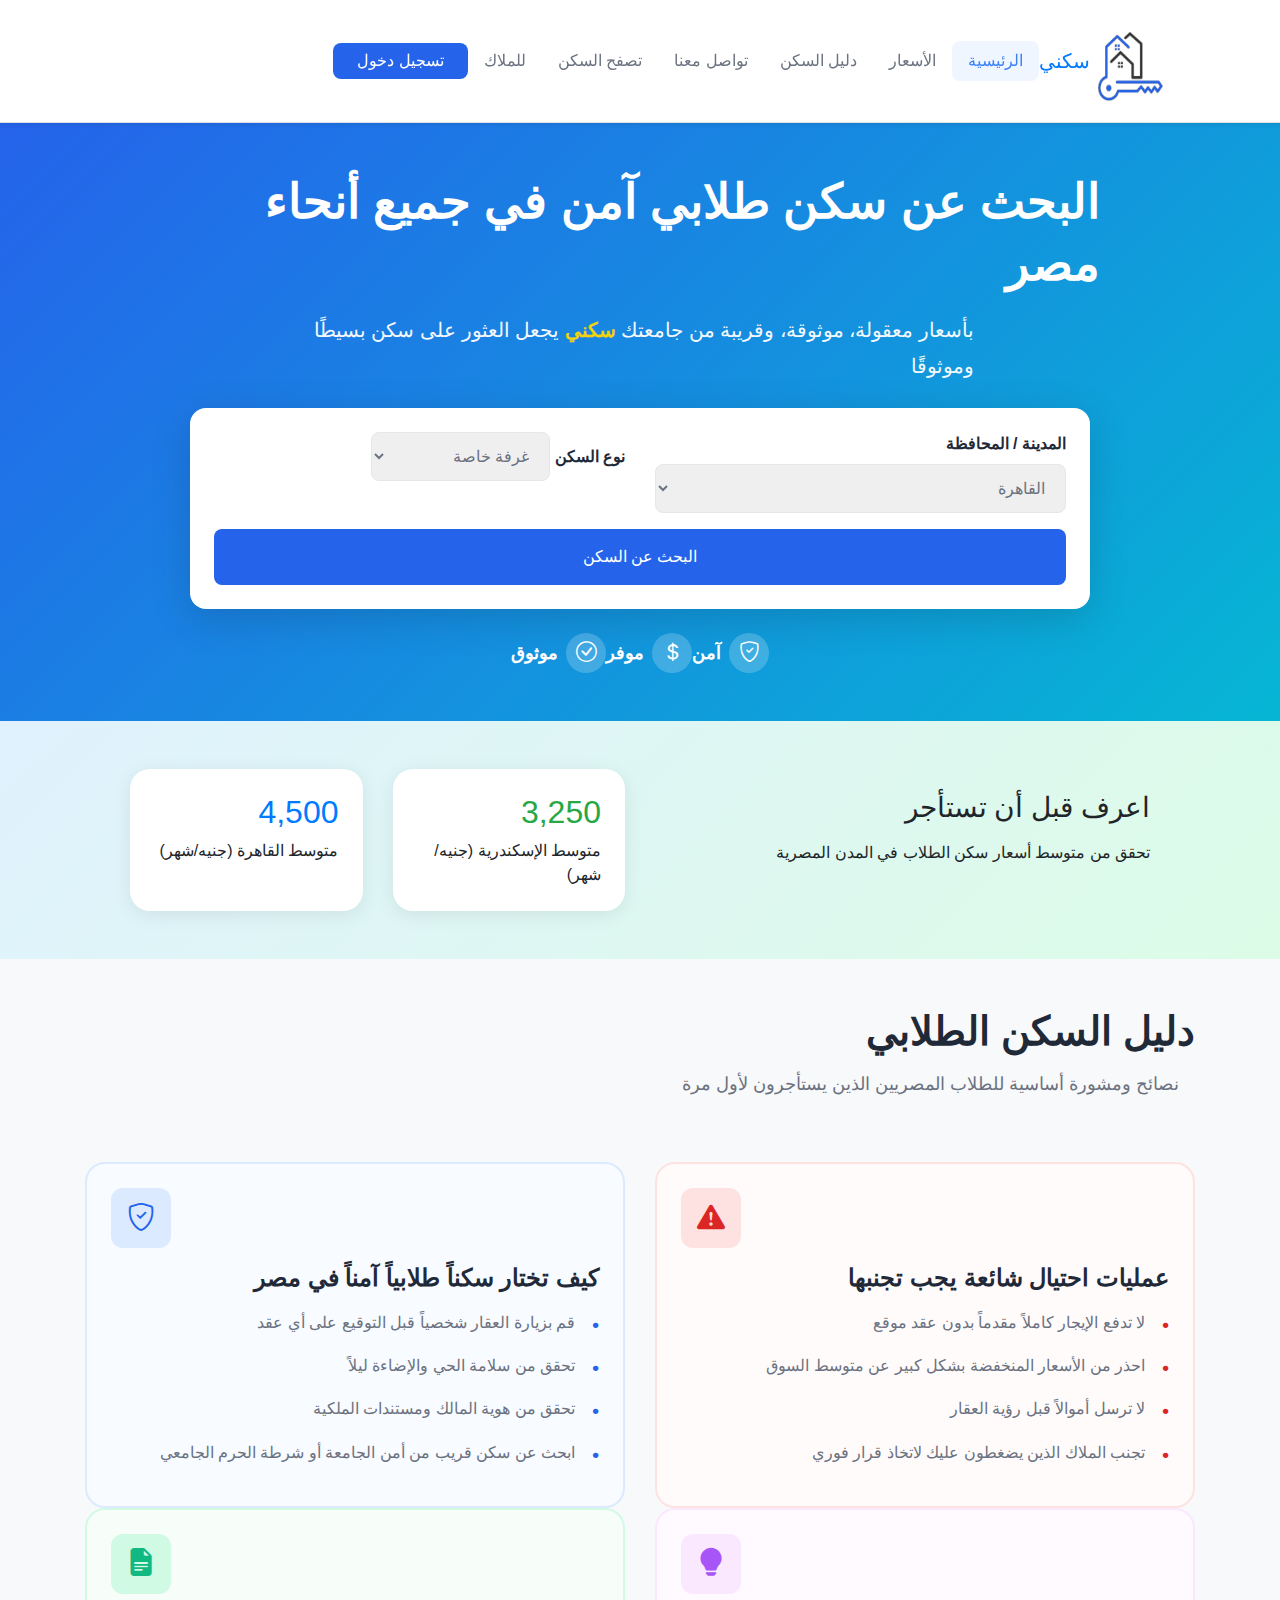
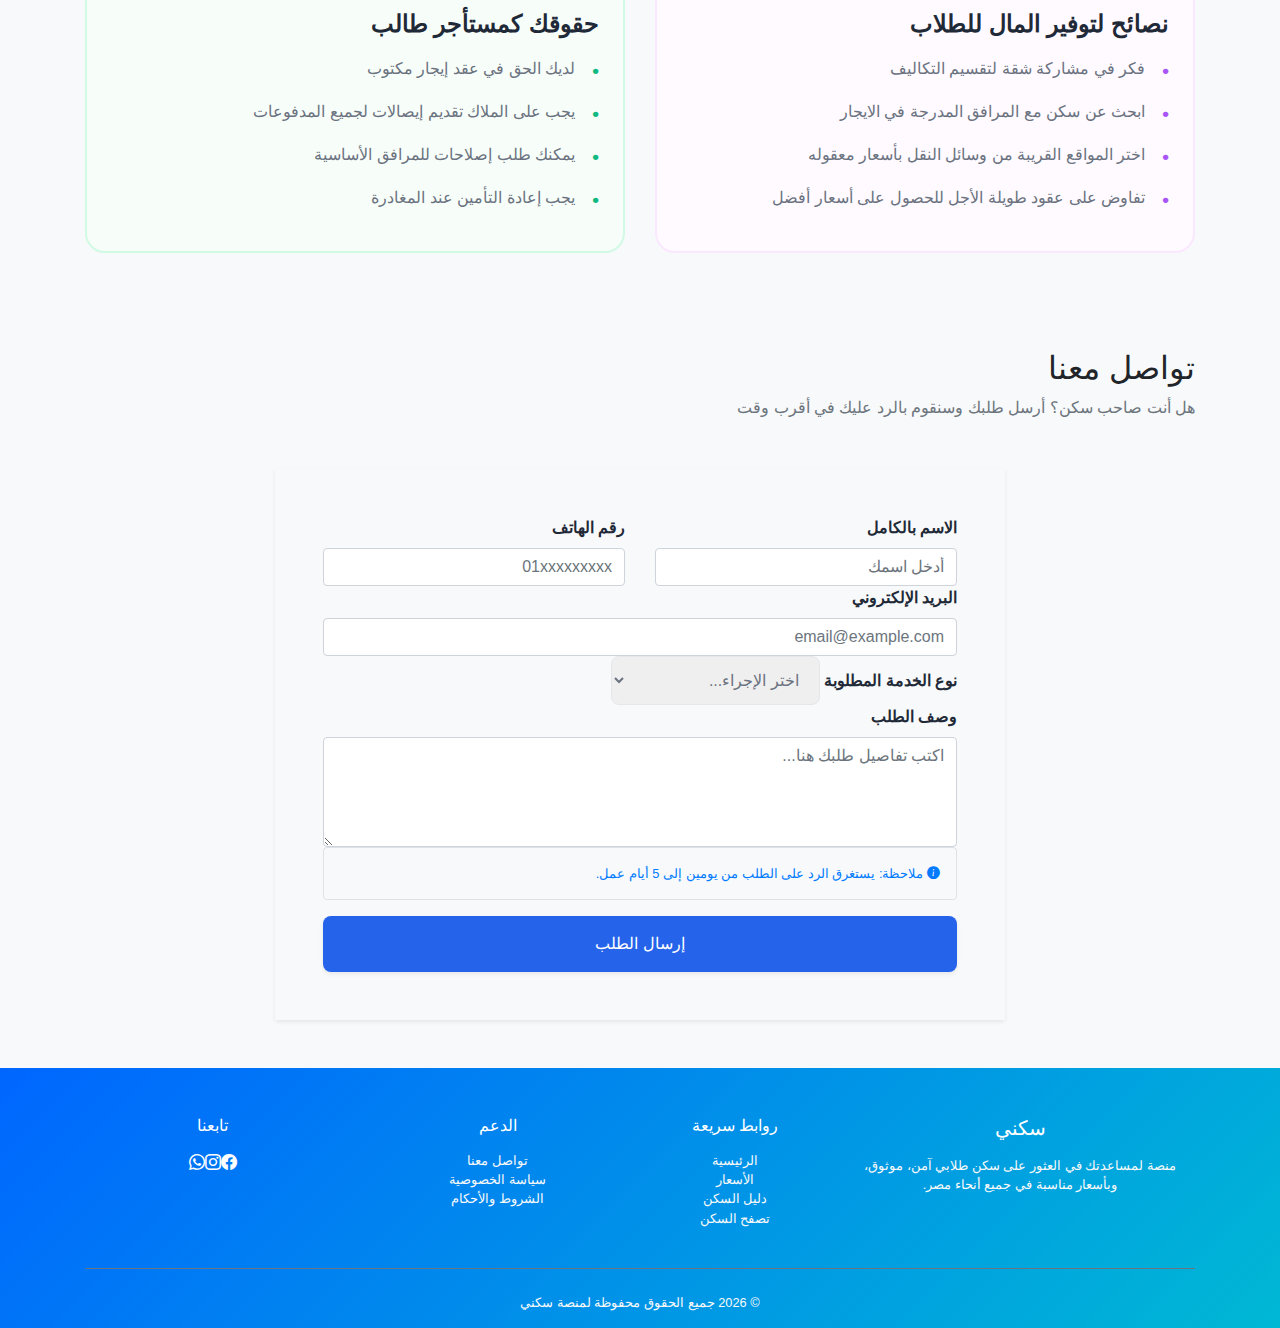
<file: index.html>
<!DOCTYPE html>
<html lang="ar" dir="rtl">

<head>
    <meta charset="UTF-8">
    <meta name="viewport" content="width=device-width, initial-scale=1.0">
    <title>Sakani</title>
    <link rel="stylesheet" href="assets/libs/bootstrap.min.css">
    <link href="https://cdn.jsdelivr.net/npm/bootstrap@5.3.8/dist/css/bootstrap.min.css" rel="stylesheet"
        integrity="sha384-sRIl4kxILFvY47J16cr9ZwB07vP4J8+LH7qKQnuqkuIAvNWLzeN8tE5YBujZqJLB" crossorigin="anonymous">
    <!-- Bootstrap Icons -->
    <link href="https://cdn.jsdelivr.net/npm/bootstrap-icons/font/bootstrap-icons.css" rel="stylesheet">
    <!-- Custom CSS -->
    <link rel="stylesheet" href="assets/css/style.css">
</head>

<body>

    <!-- navbar -->
    <nav class="navbar navbar-expand-lg bg-white border-bottom shadow-sm" dir="rtl">
        <div class="container px-4 py-2">

            <!-- Brand -->
    <a class="navbar-brand d-flex align-items-center gap-2" href="#">
      <img src="assets/img/SakaniLogo-removebg-preview.png" alt="Logo" class="d-inline-block align-text-top object-fit-contain" style="width: 80px; height: 80px;">
      سكني
    </a>

            <!-- Toggler -->
            <button class="navbar-toggler" type="button" data-bs-toggle="collapse"
                data-bs-target="#mainNavbar">
                <span class="navbar-toggler-icon"></span>
            </button>

            <!-- Collapsible Content -->
            <div class="collapse navbar-collapse" id="mainNavbar">

                <!-- Nav links -->
                <ul class="navbar-nav me-auto mb-2 mb-lg-0 gap-lg-1">

                    <li class="nav-item">
                        <a class="nav-link px-3 py-2 active"
                            href="index.html">
                            الرئيسية
                        </a>
                    </li>

                    <li class="nav-item">
                        <a class="nav-link px-3 py-2"
                            style="color:#6b7280;font-weight:500"
                            href="index.html#price">
                            الأسعار
                        </a>
                    </li>

                    <li class="nav-item">
                        <a class="nav-link px-3 py-2"
                            style="color:#6b7280;font-weight:500"
                            href="index.html#guide">
                            دليل السكن
                        </a>
                    </li>

                    <li class="nav-item">
                        <a class="nav-link px-3 py-2"
                            style="color:#6b7280;font-weight:500"
                            href="index.html#contact">
                            تواصل معنا
                        </a>
                    </li>
                                        <li class="nav-item">
                        <a class="nav-link px-3 py-2"
                            style="color:#6b7280;font-weight:500"
                            href="housing.html">
                             تصفح السكن
                        </a>
                    </li>
                    <li class="nav-item cursor" > <a id="adminPage" href="addpost.html" class="nav-link px-3 py-2 d-flex align-items-center gap-1" style="color: #6b7280; font-weight: 500;"> 
                         للملاك </a> </li>
                </ul>

                <!-- Login button -->
                <a class="btn btn-primary fw-bold px-4" href="login.html" id="loginBTN">
                    تسجيل دخول
                </a>

            </div>
        </div>
    </nav>


    <!-- hero section -->
    <section class="hero-section text-white py-5">
        <div class="container">
            <div class="row justify-content-center">
                <div class="col-12 col-lg-10 text-center">
                    <h1 class="fw-bold mb-3 fs-2 fs-md-1"> البحث عن سكن طلابي آمن في جميع أنحاء مصر </h1>
                    <p class="hero-text mb-4 px-3"> بأسعار معقولة، موثوقة، وقريبة من جامعتك <strong>سكني</strong>
                        يجعل العثور على سكن بسيطًا وموثوقًا </p>
                    <div class="search-box mx-auto p-3 p-md-4">
                        <div class="row g-3 mb-3">
                            <div class="col-12 col-md-6 text-end">
                                <label class="form-label">المدينة / المحافظة</label>
                                <select class="form-select fs-6 fs-md-5 w-100" id="city">
                                <option value="cairo" selected>القاهرة</option>
                                <option value="giza">الجيزة</option>
                                <option value="alex">الإسكندرية</option>
                                <option value="dakahlia">الدقهلية</option>
                                <option value="rds">البحر الأحمر</option>
                                </select>
                            </div>
                            <div class="col-12 col-md-6 text-end">
                                <label class="form-label"> نوع السكن </label>
                                <select class="form-select" id="typeofhousing">
                                    <option value="single" selected>غرفة خاصة</option>
                                    <option value="shared">غرفة مشتركة</option>
                                    <option value="apartment">شقة كاملة</option>
                                </select>
                            </div>
                        </div>
                        <button class="btn btn-primary w-100 py-3 fw-bold" id="search"> البحث عن السكن </button>
                    </div>
                    <div class="features d-flex flex-column flex-sm-row justify-content-center gap-3 gap-sm-5 mt-4">
                        <span class="d-flex align-items-center gap-2 justify-content-center"> آمن <i
                                class="bi bi-shield-check"></i>
                        </span>
                        <span class="d-flex align-items-center gap-2 justify-content-center"> موفر <i
                                class="bi bi-currency-dollar"></i>
                        </span>
                        <span class="d-flex align-items-center gap-2 justify-content-center"> موثوق <i
                                class="bi bi-check-circle"></i>
                        </span>
                    </div>
                </div>
            </div>
        </div>
    </section>
    <!-- second section -->
    <section class="price-section py-5" id="price">
        <div class="container">
            <div class="content-wrapper">
                <div class="row align-items-center g-4">
                    <div class="col-12 col-lg-6 text-center text-lg-end">
                        <div class="text-content">
                            <h3 class="fw-bold mb-3">اعرف قبل أن تستأجر</h3>
                            <p class="mb-4"> تحقق من متوسط أسعار سكن الطلاب في المدن المصرية </p>
                        </div>
                    </div>
                    <div class="col-12 col-lg-6">
                        <div class="row g-3">
                            <div class="col-12 col-sm-6">
                                <div class="price-card text-center p-4 h-100">
                                    <h2 class="text-success fw-bold mb-2">3,250</h2>
                                    <p class="mb-0">متوسط الإسكندرية (جنيه/شهر)</p>
                                </div>
                            </div>
                            <div class="col-12 col-sm-6">
                                <div class="price-card text-center p-4 h-100">
                                    <h2 class="text-primary fw-bold mb-2">4,500</h2>
                                    <p class="mb-0">متوسط القاهرة (جنيه/شهر)</p>
                                </div>
                            </div>
                        </div>
                    </div>
                </div>
            </div>
        </div>
    </section>
    <!-- third section -->
    <section class="student-guide py-5" id="guide">
        <div class="container">
            <div class="text-center mb-5">
                <h2 class="guide-title fw-bold mb-3">دليل السكن الطلابي</h2>
                <p class="guide-subtitle px-3"> نصائح ومشورة أساسية للطلاب المصريين الذين يستأجرون لأول مرة </p>
            </div>
            <div class="row g-4 text-start">
                <div class="col-12 col-lg-6">
                    <div class="guide-card card-danger h-100 p-4">
                        <div class="icon-wrapper mb-3">
                            <i class="bi bi-exclamation-triangle-fill"></i>
                        </div>
                        <h5 class="mb-3">عمليات احتيال شائعة يجب تجنبها</h5>
                        <ul class="mb-0">
                            <li>لا تدفع الإيجار كاملاً مقدماً بدون عقد موقع</li>
                            <li>احذر من الأسعار المنخفضة بشكل كبير عن متوسط السوق</li>
                            <li>لا ترسل أموالاً قبل رؤية العقار</li>
                            <li>تجنب الملاك الذين يضغطون عليك لاتخاذ قرار فوري</li>
                        </ul>
                    </div>
                </div>
                <div class="col-12 col-lg-6">
                    <div class="guide-card card-safe h-100 p-4">
                        <div class="icon-wrapper mb-3">
                            <i class="bi bi-shield-check"></i>
                        </div>
                        <h5 class="mb-3">كيف تختار سكناً طلابياً آمناً في مصر</h5>
                        <ul class="mb-0">
                            <li>قم بزيارة العقار شخصياً قبل التوقيع على أي عقد</li>
                            <li>تحقق من سلامة الحي والإضاءة ليلاً</li>
                            <li>تحقق من هوية المالك ومستندات الملكية</li>
                            <li>ابحث عن سكن قريب من أمن الجامعة أو شرطة الحرم الجامعي</li>
                        </ul>
                    </div>
                </div>
                <div class="col-12 col-lg-6">
                    <div class="guide-card card-money h-100 p-4">
                        <div class="icon-wrapper mb-3">
                            <i class="bi bi-lightbulb-fill"></i>
                        </div>
                        <h5 class="mb-3">نصائح لتوفير المال للطلاب</h5>
                        <ul class="mb-0">
                            <li>فكر في مشاركة شقة لتقسيم التكاليف</li>
                            <li>ابحث عن سكن مع المرافق المدرجة في الايجار</li>
                            <li>اختر المواقع القريبة من وسائل النقل بأسعار معقوله</li>
                            <li>تفاوض على عقود طويلة الأجل للحصول على أسعار أفضل</li>
                        </ul>
                    </div>
                </div>
                <div class="col-12 col-lg-6">
                    <div class="guide-card card-rights h-100 p-4">
                        <div class="icon-wrapper mb-3">
                            <i class="bi bi-file-earmark-text-fill"></i>
                        </div>
                        <h5 class="mb-3">حقوقك كمستأجر طالب</h5>
                        <ul class="mb-0">
                            <li>لديك الحق في عقد إيجار مكتوب</li>
                            <li>يجب على الملاك تقديم إيصالات لجميع المدفوعات</li>
                            <li>يمكنك طلب إصلاحات للمرافق الأساسية</li>
                            <li>يجب إعادة التأمين عند المغادرة</li>
                        </ul>
                    </div>
                </div>
            </div>
        </div>
    </section>
    <section id="contact" class="py-5">
        <div class="container">
            <div class="text-center mb-5">
                <h2 class="fw-bold">تواصل معنا</h2>
                <p class="text-muted">هل أنت صاحب سكن؟ أرسل طلبك وسنقوم بالرد عليك في أقرب وقت</p>
            </div>
            <div class="row justify-content-center">
                <div class="col-12 col-lg-8">
                    <div class="contact-card p-4 p-md-5 shadow-sm">
                        <form>
                            <div class="row g-3">
                                <div class="col-md-6 text-end">
                                    <label class="form-label fw-bold">الاسم بالكامل</label>
                                    <input type="text" class="form-control" placeholder="أدخل اسمك">
                                </div>
                                <div class="col-md-6 text-end">
                                    <label class="form-label fw-bold">رقم الهاتف</label>
                                    <input type="tel" class="form-control" placeholder="01xxxxxxxxx">
                                </div>
                                <div class="col-12 text-end">
                                    <label class="form-label fw-bold">البريد الإلكتروني</label>
                                    <input type="email" class="form-control" placeholder="email@example.com">
                                </div>
                                <div class="col-12 text-end">
                                    <label class="form-label fw-bold">نوع الخدمة المطلوبة</label>
                                    <select class="form-select">
                                        <option selected disabled>اختر الإجراء...</option>
                                        <option>إضافة إعلان جديد</option>
                                        <option>تعديل إعلان موجود</option>
                                        <option>حذف إعلان</option>
                                     <option>شكوى </option>
                                    </select>
                                </div>
                                <div class="col-12 text-end">
                                    <label class="form-label fw-bold">وصف الطلب</label>
                                    <textarea class="form-control" rows="4"
                                        placeholder="اكتب تفاصيل طلبك هنا..."></textarea>
                                </div>
                                <div class="col-12">
                                    <div class="p-3 mb-3 bg-light rounded text-center border">
                                        <p class="mb-0 text-primary fw-bold small">
                                            <i class="bi bi-info-circle-fill me-1"></i>
                                            ملاحظة: يستغرق الرد على الطلب من يومين إلى 5 أيام عمل.
                                        </p>
                                    </div>
                                    <button type="submit" class="btn btn-primary w-100 py-3 fw-bold shadow-sm">إرسال
                                        الطلب</button>
                                </div>
                            </div>
                        </form>
                    </div>
                </div>
            </div>
        </div>
    </section>
    <!-- last section -->
<!-- Enhanced Footer -->
<footer class="bg-dark text-white pt-5 pb-3">
    <div class="container">
        <div class="row g-4">

            <!-- About -->
            <div class="col-12 col-md-4 text-end">
                <h5 class="fw-bold mb-3">سكني</h5>
                <p class="text-light small">
                    منصة لمساعدتك في العثور على سكن طلابي آمن، موثوق، وبأسعار مناسبة في جميع أنحاء مصر.
                </p>
            </div>

            <!-- Quick Links -->
            <div class="col-6 col-md-2 text-end">
                <h6 class="fw-bold mb-3">روابط سريعة</h6>
                <ul class="list-unstyled small">
                    <li><a href="index.html" class="text-decoration-none text-light">الرئيسية</a></li>
                    <li><a href="#price" class="text-decoration-none text-light">الأسعار</a></li>
                    <li><a href="#guide" class="text-decoration-none text-light">دليل السكن</a></li>
                    <li><a href="housing.html" class="text-decoration-none text-light">تصفح السكن</a></li>
                </ul>
            </div>

            <!-- Support -->
            <div class="col-6 col-md-3 text-end">
                <h6 class="fw-bold mb-3">الدعم</h6>
                <ul class="list-unstyled small">
                    <li><a href="#contact" class="text-decoration-none text-light">تواصل معنا</a></li>
                    <li><a href="#" class="text-decoration-none text-light">سياسة الخصوصية</a></li>
                    <li><a href="#" class="text-decoration-none text-light">الشروط والأحكام</a></li>
                </ul>
            </div>

            <!-- Social -->
            <div class="col-12 col-md-3 text-end">
                <h6 class="fw-bold mb-3">تابعنا</h6>
                <div class="d-flex gap-3 justify-content-center">
                    <a href="https://www.facebook.com/profile.php?id=61587941013278" class="text-white fs-5"><i class="bi bi-facebook"></i></a>
                    <a href="https://www.facebook.com/profile.php?id=61587941013278" class="text-white fs-5"><i class="bi bi-instagram"></i></a>
                    <a href="https://wa.me/201026819144" target="_blank" class="text-white fs-5"><i class="bi bi-whatsapp"></i></a>
                </div>
            </div>

        </div>

        <hr class="border-secondary my-4">

        <!-- Copyright -->
        <div class="text-center small text-light">
            © 2026 جميع الحقوق محفوظة لمنصة سكني
        </div>
    </div>
</footer>

    <script src="https://cdn.jsdelivr.net/npm/bootstrap@5.3.8/dist/js/bootstrap.bundle.min.js"></script>
    <script src="assets/js/index.js"></script>
    <script src="assets/js/loginValidation.js"></script>
    <script src="assets/js/navbar.js"></script>
</body>

</html>
</file>
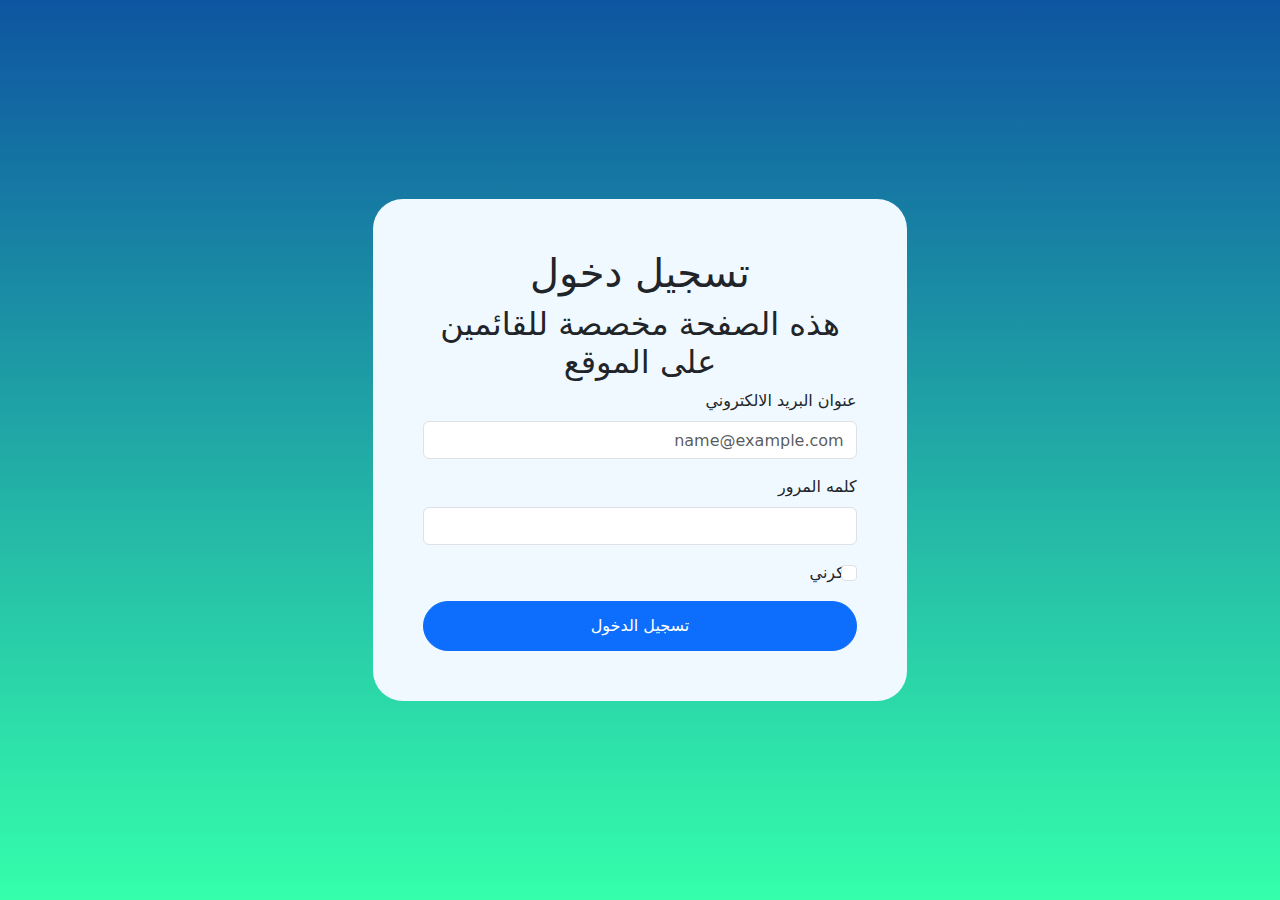
<file: login.html>
<!DOCTYPE html>
<html lang="ar" dir="rtl">

<head>
  <meta charset="UTF-8">
  <meta name="viewport" content="width=device-width, initial-scale=1">
<link rel="stylesheet" href="assets/libs/bootstrap.min.css">

  <link href="https://cdn.jsdelivr.net/npm/bootstrap@5.3.8/dist/css/bootstrap.min.css" rel="stylesheet">
  <link rel="stylesheet" href="assets/css/login.css">

  <title>login</title>
</head>

<body dir="rtl">
  <div class="container-fluid">
    <div class="parent row justify-content-center align-items-center min-vh-100">

      <!-- Responsive width only -->
      <div class="child col-11 col-sm-10 col-md-6 col-lg-5 text-center">

        <h1>تسجيل دخول</h1>
        <h2>هذه الصفحة مخصصة للقائمين على الموقع</h2>

        <form class="text-end">
          <div class="mb-3">
            <label class="form-label">عنوان البريد الالكتروني</label>
            <input type="email" class="form-control" id="email" placeholder="name@example.com">
          </div>

          <div class="mb-3">
            <label class="form-label">كلمه المرور</label>
            <input type="password" class="form-control" id="pass">
          </div>

          <div class="mb-3 form-check">
            <input type="checkbox" class="form-check-input" id="exampleCheck1">
            <label class="form-check-label" for="exampleCheck1">تذكرني</label>
          </div>

          <button
            type="button"
            class="button btn btn-primary w-100 w-md-auto"
            id="submit">
            تسجيل الدخول
          </button>
        </form>

      </div>

    </div>
  </div>

  <script src="assets/js/login.js"></script>
</body>

</html>
</file>
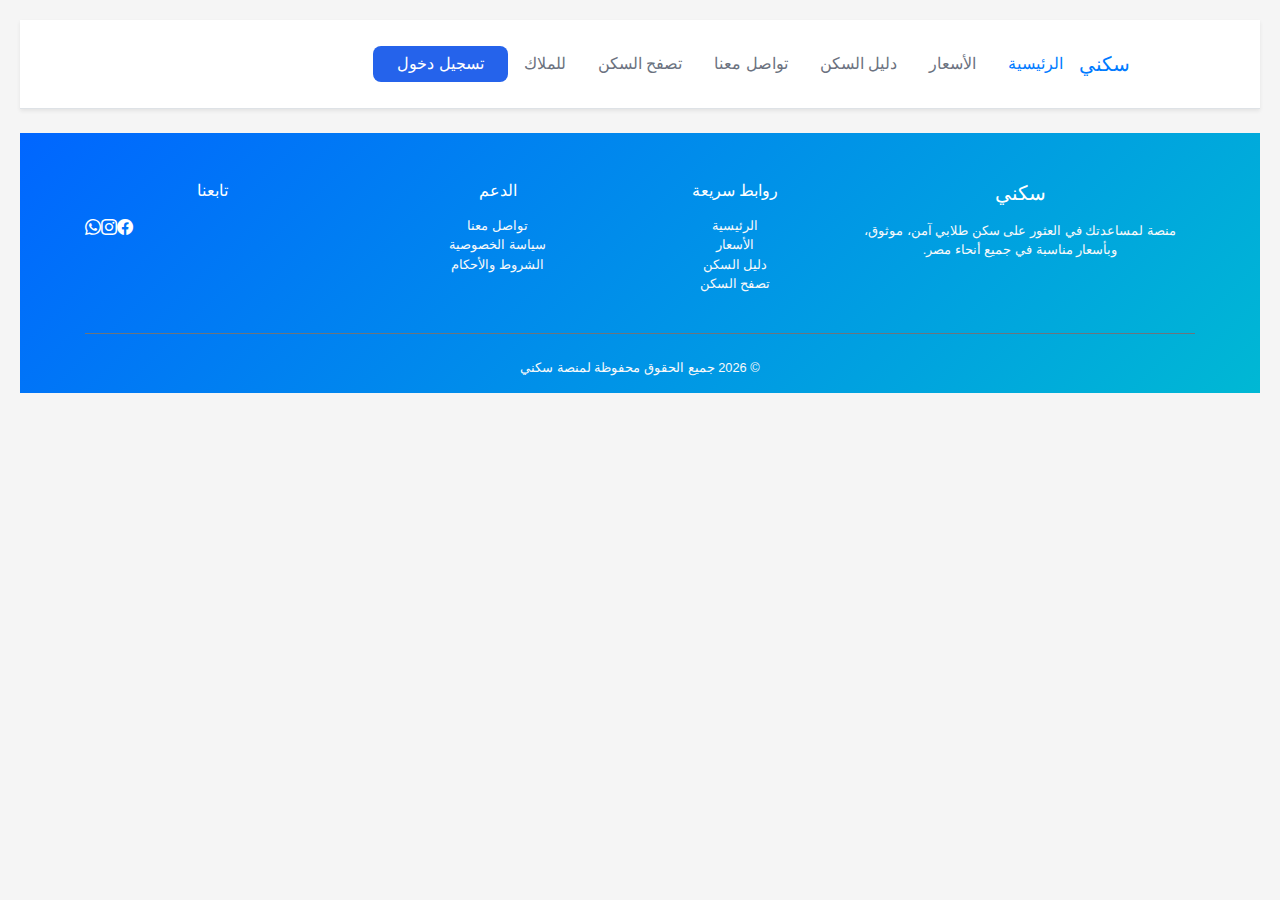
<file: post.html>
<!doctype html>
<html lang="en">

<head>
    <meta charset="utf-8">
    <meta name="viewport" content="width=device-width, initial-scale=1">
    <title>test</title>
    <link rel="stylesheet" href="assets/libs/bootstrap.min.css">
    <link href="https://cdn.jsdelivr.net/npm/bootstrap@5.3.8/dist/css/bootstrap.min.css" rel="stylesheet"
        integrity="sha384-sRIl4kxILFvY47J16cr9ZwB07vP4J8+LH7qKQnuqkuIAvNWLzeN8tE5YBujZqJLB" crossorigin="anonymous">
         <link href="https://cdn.jsdelivr.net/npm/bootstrap-icons/font/bootstrap-icons.css" rel="stylesheet">

        <link rel="stylesheet" href="assets/css/style.css">

        <link rel="stylesheet" href="assets/css/monzer.css">
</head>

<body dir="rtl">

    <!-- navbar -->
    <nav class="navbar navbar-expand-lg bg-white border-bottom shadow-sm " dir="rtl">
        <div class="container px-4 py-2">

            <!-- Brand -->
            <a class="navbar-brand d-flex align-items-center gap-2 fw-bold" href="#">
                <div class="bg-gradient rounded-circle p-2">
                    <svg xmlns="http://www.w3.org/2000/svg" width="24" height="24" fill="white" viewBox="0 0 24 24">
                        <path d="M10 20v-6h4v6h5v-8h3L12 3 2 12h3v8z" />
                    </svg>
                </div>
                سكني
            </a>

            <!-- Toggler -->
            <button class="navbar-toggler" type="button" data-bs-toggle="collapse"
                data-bs-target="#mainNavbar">
                <span class="navbar-toggler-icon"></span>
            </button>

            <!-- Collapsible Content -->
            <div class="collapse navbar-collapse" id="mainNavbar">

                <!-- Nav links -->
                <ul class="navbar-nav me-auto mb-2 mb-lg-0 gap-lg-1">

                    <li class="nav-item">
                        <a class="nav-link px-3 py-2 active"
                            href="index.html">
                            الرئيسية
                        </a>
                    </li>

                    <li class="nav-item">
                        <a class="nav-link px-3 py-2"
                            style="color:#6b7280;font-weight:500"
                            href="index.html#price">
                            الأسعار
                        </a>
                    </li>

                    <li class="nav-item">
                        <a class="nav-link px-3 py-2"
                            style="color:#6b7280;font-weight:500"
                            href="index.html#guide">
                            دليل السكن
                        </a>
                    </li>

                    <li class="nav-item">
                        <a class="nav-link px-3 py-2"
                            style="color:#6b7280;font-weight:500"
                            href="index.html#contact">
                            تواصل معنا
                        </a>
                    </li>
                                        <li class="nav-item">
                        <a class="nav-link px-3 py-2"
                            style="color:#6b7280;font-weight:500"
                            href="housing.html">
                             تصفح السكن
                        </a>
                    </li>
                    <li class="nav-item cursor" > <a id="adminPage" href="addpost.html" class="nav-link px-3 py-2 d-flex align-items-center gap-1" style="color: #6b7280; font-weight: 500;"> 
                         للملاك </a> </li>
                </ul>

                <!-- Login button -->
                <a class="btn btn-primary fw-bold px-4" href="login.html" id="loginBTN">
                    تسجيل دخول
                </a>

            </div>
        </div>
    </nav>

    <section id="postContainer" class="mt-4">
    </section>
    <!-- Enhanced Footer -->
<footer class="bg-dark text-white pt-5 pb-3">
    <div class="container">
        <div class="row g-4">

            <!-- About -->
            <div class="col-12 col-md-4 text-end">
                <h5 class="fw-bold mb-3">سكني</h5>
                <p class="text-light small">
                    منصة لمساعدتك في العثور على سكن طلابي آمن، موثوق، وبأسعار مناسبة في جميع أنحاء مصر.
                </p>
            </div>

            <!-- Quick Links -->
            <div class="col-6 col-md-2 text-end">
                <h6 class="fw-bold mb-3">روابط سريعة</h6>
                <ul class="list-unstyled small">
                    <li><a href="index.html" class="text-decoration-none text-light">الرئيسية</a></li>
                    <li><a href="index.html#price" class="text-decoration-none text-light">الأسعار</a></li>
                    <li><a href="index.html#guide" class="text-decoration-none text-light">دليل السكن</a></li>
                    <li><a href="housing.html" class="text-decoration-none text-light">تصفح السكن</a></li>
                </ul>
            </div>

            <!-- Support -->
            <div class="col-6 col-md-3 text-end">
                <h6 class="fw-bold mb-3">الدعم</h6>
                <ul class="list-unstyled small">
                    <li><a href="#contact" class="text-decoration-none text-light">تواصل معنا</a></li>
                    <li><a href="#" class="text-decoration-none text-light">سياسة الخصوصية</a></li>
                    <li><a href="#" class="text-decoration-none text-light">الشروط والأحكام</a></li>
                </ul>
            </div>

            <!-- Social -->
            <div class="col-12 col-md-3 text-end">
                <h6 class="fw-bold mb-3">تابعنا</h6>
                <div class="d-flex gap-3 justify-content-md-end justify-content-start">
                    <a href="https://www.facebook.com/profile.php?id=61587941013278" class="text-white fs-5"><i class="bi bi-facebook"></i></a>
                    <a href="https://www.facebook.com/profile.php?id=61587941013278" class="text-white fs-5"><i class="bi bi-instagram"></i></a>
                    <a href="https://wa.me/201026819144" target="_blank" class="text-white fs-5"><i class="bi bi-whatsapp"></i></a>
                </div>
            </div>

        </div>

        <hr class="border-secondary my-4">

        <!-- Copyright -->
        <div class="text-center small text-light">
            © 2026 جميع الحقوق محفوظة لمنصة سكني
        </div>
    </div>
</footer>
        <script src="https://cdn.jsdelivr.net/npm/bootstrap@5.3.8/dist/js/bootstrap.bundle.min.js"></script>
    <script src="assets/js/PostUI.js"></script>
        <script src="assets/js/navbar.js"></script>
    <script src="assets/js/loginValidation.js"></script>


</body>

</html>
</file>
<file: assets/css/login.css>
* {
    margin: 0;
    padding: 0;
    box-sizing: border-box;
}

.parent {
    background: linear-gradient(#0e55a1 ,#34ffab );
    min-height: 100dvh;
}

.child {
    background-color: rgb(239, 249, 255);
    border-radius: 30px;
    margin: auto auto;
    padding: 50px;
}

.button {

 width: 400px;
 height: 50px;
 border-radius: 30px;

}
</file>
<file: assets/css/monzer.css>
* {
    margin: 0;
    padding: 0;
    box-sizing: border-box;
}

img {
    width: 730px;
    height: 400px;
    border-radius: 25px;
}

.img {
    margin-right: 70px;
    margin-left: -70px;
}

/*=Base / Reset*/
* {
    margin: 0;
    padding: 0;
    box-sizing: border-box;
    font-family: 'Cairo', 'Segoe UI', Tahoma, Geneva, Verdana, sans-serif;
    direction: rtl;
    text-align: right;
}
body {
    background: #f8f9fa;
    direction: rtl;
    text-align: right;
}
/*Navbar*/
.navbar {
    font-family: 'Cairo', sans-serif;
}
.nav-link {
    border-radius: 8px;
    transition: 0.2s ease;
}
.nav-link:hover {
    background-color: #f3f4f6;
    color: #3b82f6 !important;
}
.nav-custom {
    color: #8c8c8c;
    font-weight: 500;
    display: flex;
    align-items: center;
    gap: 6px;
    transition: color 0.25s ease;
}
.nav-custom:hover {
    color: #0d6efd;
}
.home-icon {
    color: #0d6efd;
    font-size: 22px;
}

nav {
    position: relative;
    bottom: 20px;
    width: 100%;
}

.big-card {
    border: 0 #fff solid;
}

.blue-card {
    background-color: #eff6ff;
    border-radius: 15px;
}

.small-card {
    margin-top: 30px;
    width: 730px;
    border-radius: 25px;
}

body {
    background-color: #f5f5f5;
    font-family: 'Segoe UI', Tahoma, Geneva, Verdana, sans-serif;
    padding: 20px;
}

.apartment-card {
    background: white;
    border-radius: 12px;
    box-shadow: 0 2px 8px rgba(0, 0, 0, 0.1);
    max-width: 730px;
    margin-top: 50px;
    overflow: hidden;
}

.card-header-section {
    padding: 30px;
    border-bottom: 1px solid #e0e0e0;
}

.apartment-type {
    display: inline-block;
    background-color: #e8f4fd;
    color: #0066cc;
    padding: 8px 20px;
    border-radius: 20px;
    font-size: 14px;
    margin-bottom: 20px;
}

.apartment-title {
    font-size: 28px;
    font-weight: 600;
    color: #1a1a1a;
    margin-bottom: 15px;
}

.location-info {
    display: flex;
    align-items: center;
    gap: 8px;
    color: #666;
    font-size: 15px;
    margin-bottom: 20px;
}

.rating-section {
    display: flex;
    align-items: center;
    gap: 15px;
}

.rating-stars {
    display: flex;
    align-items: center;
    gap: 8px;
}

.star-icon {
    color: #ffc107;
    font-size: 24px;
}

.rating-number {
    font-size: 24px;
    font-weight: 600;
    color: #1a1a1a;
}

.rating-count {
    color: #666;
    font-size: 14px;
}

.distance-info {
    display: flex;
    align-items: center;
    gap: 8px;
    color: #666;
    font-size: 14px;
}

.card-body-section {
    padding: 30px;
}

.section-title {
    font-size: 20px;
    font-weight: 600;
    color: #1a1a1a;
    margin-bottom: 20px;
    text-align: right;
}

.description-text {
    color: #4a4a4a;
    line-height: 1.8;
    font-size: 15px;
    text-align: right;
    margin-bottom: 40px;
}

.amenities-grid {
    display: grid;
    grid-template-columns: repeat(2, 1fr);
    gap: 15px;
}

.amenity-item {
    display: flex;
    align-items: center;
    justify-content: flex-end;
    gap: 10px;
    padding: 12px 15px;
    background-color: #f8f9fa;
    border-radius: 8px;
}

.amenity-text {
    color: #1a1a1a;
    font-size: 15px;
}

.wifi-icon {
    width: 36px;
    height: 36px;
    background-color: #d4f4e7;
    display: flex;
    align-items: center;
    justify-content: center;
    color: #00a651;
    font-size: 18px;
}
</file>
<file: assets/css/style.css>
/*=Base / Reset*/
* {
    margin: 0;
    padding: 0;
    box-sizing: border-box;
    font-family: 'Cairo', 'Segoe UI', Tahoma, Geneva, Verdana, sans-serif;
    direction: rtl;
    text-align: right;
}
body {
    background: #f8f9fa;
    direction: rtl;
    text-align: right;
}
/*Navbar*/
.navbar {
    position: sticky ;
    top: 0;
    z-index: 1000;
    font-family: 'Cairo', sans-serif;
}
.nav-link {
    border-radius: 8px;
    transition: 0.2s ease;
}
.nav-link:hover {
    background-color: #f3f4f6;
    color: #3b82f6 !important;
}
.active-link{
    color:#3b82f6 !important;
    background:#eff6ff !important;
    border-radius:8px in !important;
    font-weight:500 !important;
}
.nav-custom {
    color: #8c8c8c;
    font-weight: 500;
    display: flex;
    align-items: center;
    gap: 6px;
    transition: color 0.25s ease;
}
.nav-custom:hover {
    color: #0d6efd;
}
.home-icon {
    color: #0d6efd;
    font-size: 22px;
}
/*Hero Section*/
.hero-section {
    background: linear-gradient(135deg, #2563eb, #06b6d4);
    padding: 100px 0 120px;
    position: relative;
    overflow: hidden;
}
.hero-section h1 {
    font-size: 3rem;
    font-weight: 800;
    line-height: 1.3;
    margin-bottom: 1.5rem;
}
.hero-text {
    font-size: 1.25rem;
    line-height: 1.8;
    max-width: 700px;
    margin: 0 auto 3rem;
    opacity: 0.95;
}
.hero-text strong {
    color: #ffd700;
    font-weight: 700;
}
/*Search Box*/
.search-box {
    background: #fff;
    padding: 2.5rem;
    border-radius: 16px;
    max-width: 900px;
    box-shadow: 0 10px 40px rgba(0, 0, 0, 0.15);
}
.form-label {
    font-weight: 600;
    color: #1f2937;
    margin-bottom: 0.5rem;
}
.form-select {
    border: 1px solid #e5e7eb;
    border-radius: 8px;
    padding: 0.875rem 1rem;
    font-size: 1rem;
    color: #6b7280;
    transition: 0.3s ease;
}
.form-select:focus {
    border-color: #2563eb;
    box-shadow: 0 0 0 3px rgba(37, 99, 235, 0.1);
}
/*Buttons*/
.btn-primary {
    background: #2563eb;
    border: none;
    border-radius: 8px;
    transition: 0.3s ease;
}
.btn-primary:hover {
    background: #1d4ed8;
    transform: translateY(-2px);
    box-shadow: 0 4px 12px rgba(37, 99, 235, 0.3);
}
.btn-primary i {
    font-size: 1.2rem;
}
/*Features*/
.features {
    margin-top: 3rem;
    display: flex;
    flex-wrap: wrap;
}
.features span {
    display: flex;
    flex-direction: row-reverse;
    align-items: center;
    gap: 0.5rem;
    font-size: 1.1rem;
    font-weight: 600;
    transition: 0.3s ease;
}
.features span:hover {
    transform: translateY(-2px);
}
.features i {
    font-size: 1.3rem;
    color: #fff;
    background: rgba(255, 255, 255, 0.2);
    width: 40px;
    height: 40px;
    border-radius: 50%;
    display: flex;
    align-items: center;
    justify-content: center;
}
/*Price Section*/
.price-section {
    padding: 80px 0;
    background: linear-gradient(135deg, #e0f2fe, #dcfce7);
}
.price-section .container {
    padding: 0 60px;
}
.price-cards {
    display: flex;
    gap: 1.5rem;
}
.price-card {
    background: #fff;
    border-radius: 20px;
    padding: 2.5rem 2rem;
    text-align: center;
    min-width: 220px;
    transition: 0.3s ease;
    box-shadow: 0 4px 20px rgba(0, 0, 0, 0.08);
}
.price-card:hover {
    transform: translateY(-5px);
}
/*Student Guide Section*/
.student-guide {
    padding: 80px 0;
    background: #f8f9fa;
    position: relative;
}
.guide-title {
    font-size: 2.5rem;
    font-weight: 700;
    color: #1f2937;
    margin-bottom: 1rem;
}
.guide-subtitle {
    font-size: 1.125rem;
    color: #6b7280;
    margin-bottom: 4rem;
}
/*Cards Container*/
.cards-container {
    position: relative;
    padding: 0 60px;
}
/*Navigation Arrows*/
.nav-arrow {
    position: absolute;
    top: 50%;
    transform: translateY(-50%);
    width: 45px;
    height: 45px;
    border-radius: 50%;
    background: #6b7280;
    border: none;
    color: #fff;
    display: flex;
    align-items: center;
    justify-content: center;
    cursor: pointer;
    z-index: 10;
    transition: 0.3s ease;
}
.nav-arrow:hover {
    background: #4b5563;
    transform: translateY(-50%) scale(1.1);
}
.nav-arrow.left {
    left: 0;
}
.nav-arrow.right {
    right: 0;
}
/*Guide Cards*/
.guide-card {
    background: #fff;
    border-radius: 20px;
    padding: 2.5rem;
    height: 100%;
    border: 2px solid transparent;
    transition: 0.3s ease;
}
.guide-card:hover {
    transform: translateY(-5px);
    box-shadow: 0 8px 30px rgba(0, 0, 0, 0.12);
}
/*Card Variants*/
.card-danger {
    background: #fffbfb;
    border-color: #fee2e2;
}
.card-safe {
    background: #f8fbff;
    border-color: #dbeafe;
}
.card-money {
    background: #fefaff;
    border-color: #fae8ff;
}
.card-rights {
    background: #f7fef9;
    border-color: #d1fae5;
}
/*Card Icon*/
.guide-card .icon-wrapper {
    width: 60px;
    height: 60px;
    border-radius: 12px;
    display: flex;
    align-items: center;
    justify-content: center;
    font-size: 1.75rem;
    margin-bottom: 1.5rem;
    float: left;
}
.card-danger .icon-wrapper {
    background: #fee2e2;
    color: #dc2626;
}
.card-safe .icon-wrapper {
    background: #dbeafe;
    color: #2563eb;
}
.card-money .icon-wrapper {
    background: #fae8ff;
    color: #a855f7;
}
.card-rights .icon-wrapper {
    background: #d1fae5;
    color: #10b981;
}
/*Card Content*/
.guide-card h5 {
    font-size: 1.5rem;
    font-weight: 700;
    color: #1f2937;
    margin-bottom: 1.5rem;
    text-align: right;
    clear: both;
}
.guide-card ul {
    list-style: none;
    padding: 0;
    margin: 0;
}
.guide-card ul li {
    position: relative;
    padding-right: 1.5rem;
    margin-bottom: 1rem;
    color: #6b7280;
    font-size: 1rem;
    line-height: 1.7;
    text-align: right;
}
.guide-card ul li::before {
    content: "•";
    position: absolute;
    right: 0;
    font-size: 1.2rem;
    font-weight: bold;
}
/*Bullet Colors*/
.card-danger ul li::before {
    color: #dc2626;
}
.card-safe ul li::before {
    color: #2563eb;
}
.card-money ul li::before {
    color: #a855f7;
}
.card-rights ul li::before {
    color: #10b981;
}
/*Footer*/
footer {
    background: linear-gradient(135deg, #0066ff 0%, #00b8d4 100%);
    padding: 80px 20px;
    text-align: center;
    position: relative;
}
.contact {
    max-width: 800px;
    margin: 0 auto;
    color: white;
}
.txt {
    font-size: 2.5em;
    font-weight: bold;
    margin-bottom: 20px;
    line-height: 1.4;
    color: white;
}
.txt2 {
    font-size: 1.2em;
    margin-bottom: 35px;
    color: white;
    opacity: 0.95;
    line-height: 1.6;
}
.cta-btn {
    background: white;
    color: #0066ff;
    border: none;
    padding: 15px 50px;
    font-size: 1.1em;
    font-weight: 600;
    border-radius: 50px;
    cursor: pointer;
    transition: all 0.3s ease;
    box-shadow: 0 4px 15px rgba(0, 0, 0, 0.2);
}
.cta-btn:hover {
    transform: translateY(-2px);
    box-shadow: 0 6px 20px rgba(0, 0, 0, 0.3);
}
footer * {
    text-align: center;
}

[dir="rtl"] .form-select {
    padding-left: 2.75rem;
    background-position: left 1rem center;
}

@media (min-width: 768px) {
    [dir="rtl"] .form-select {
        padding-left: 3rem;
    }
}
</file>
